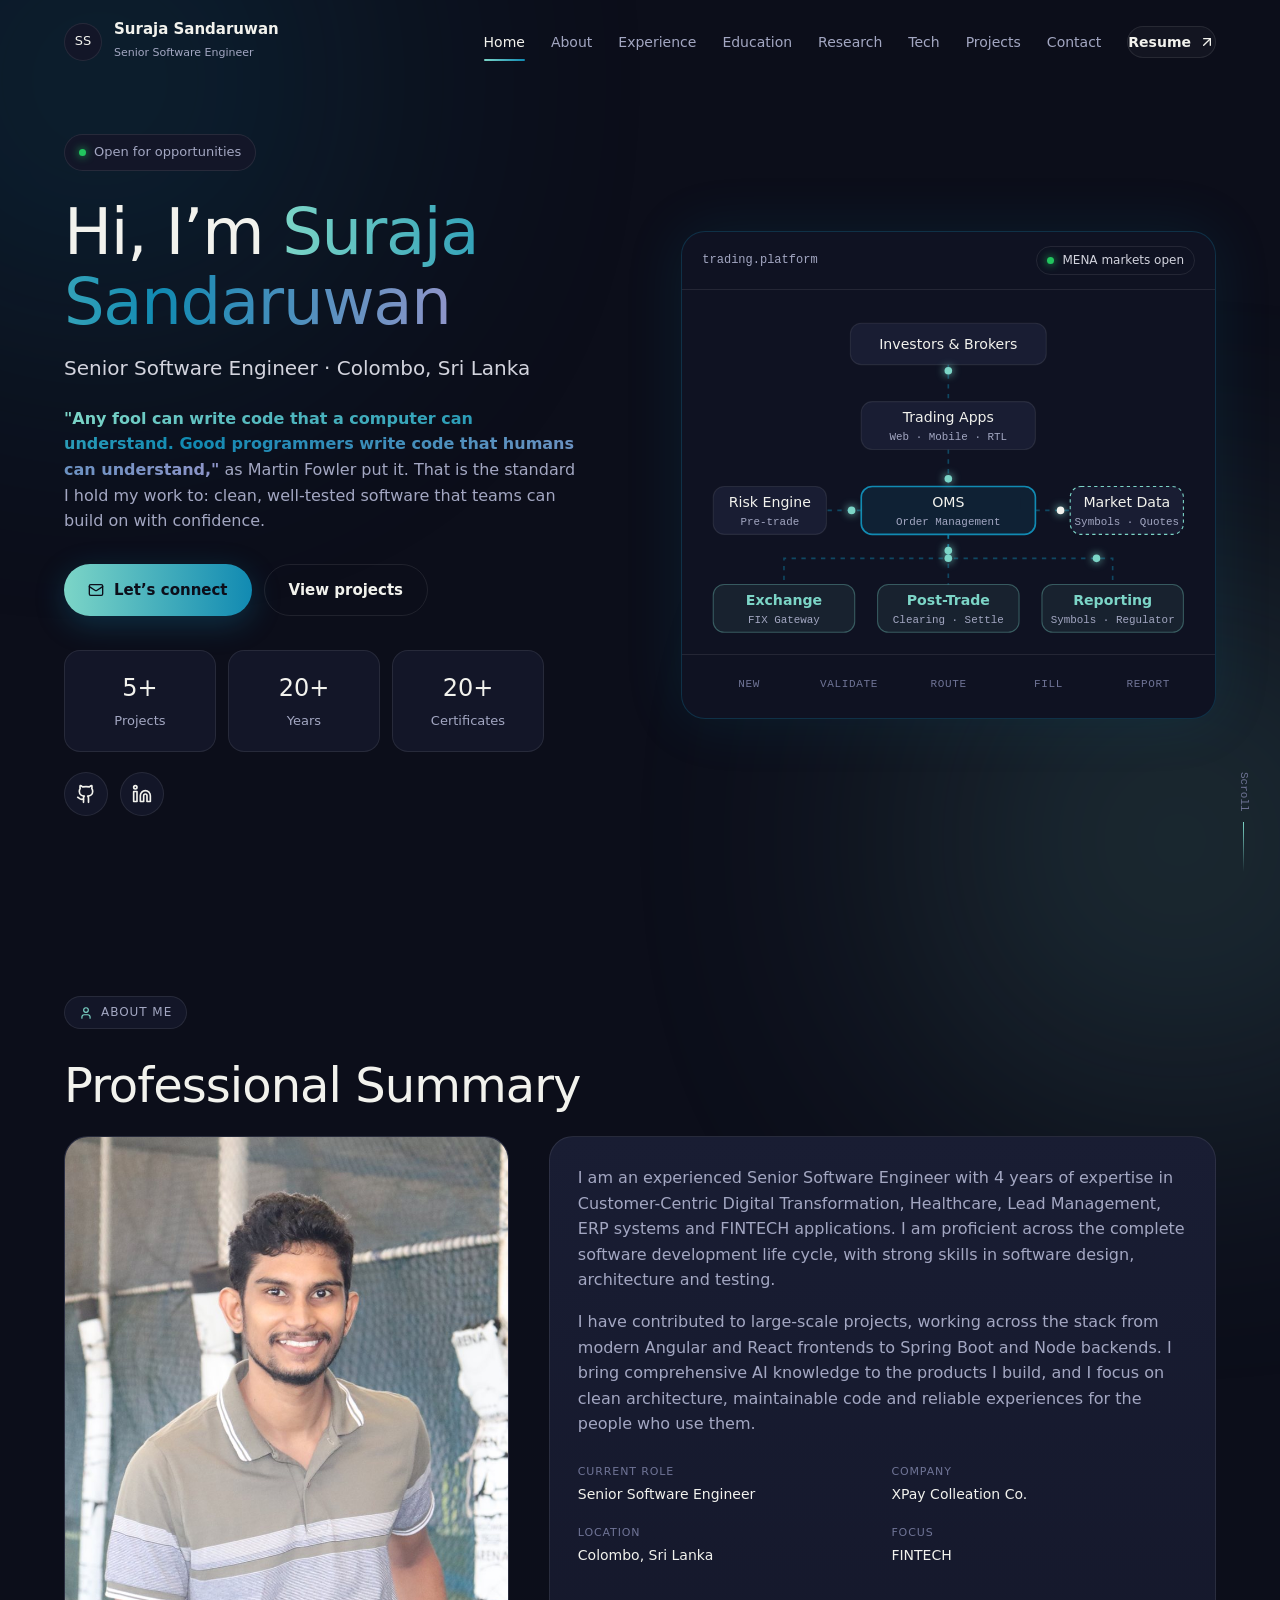
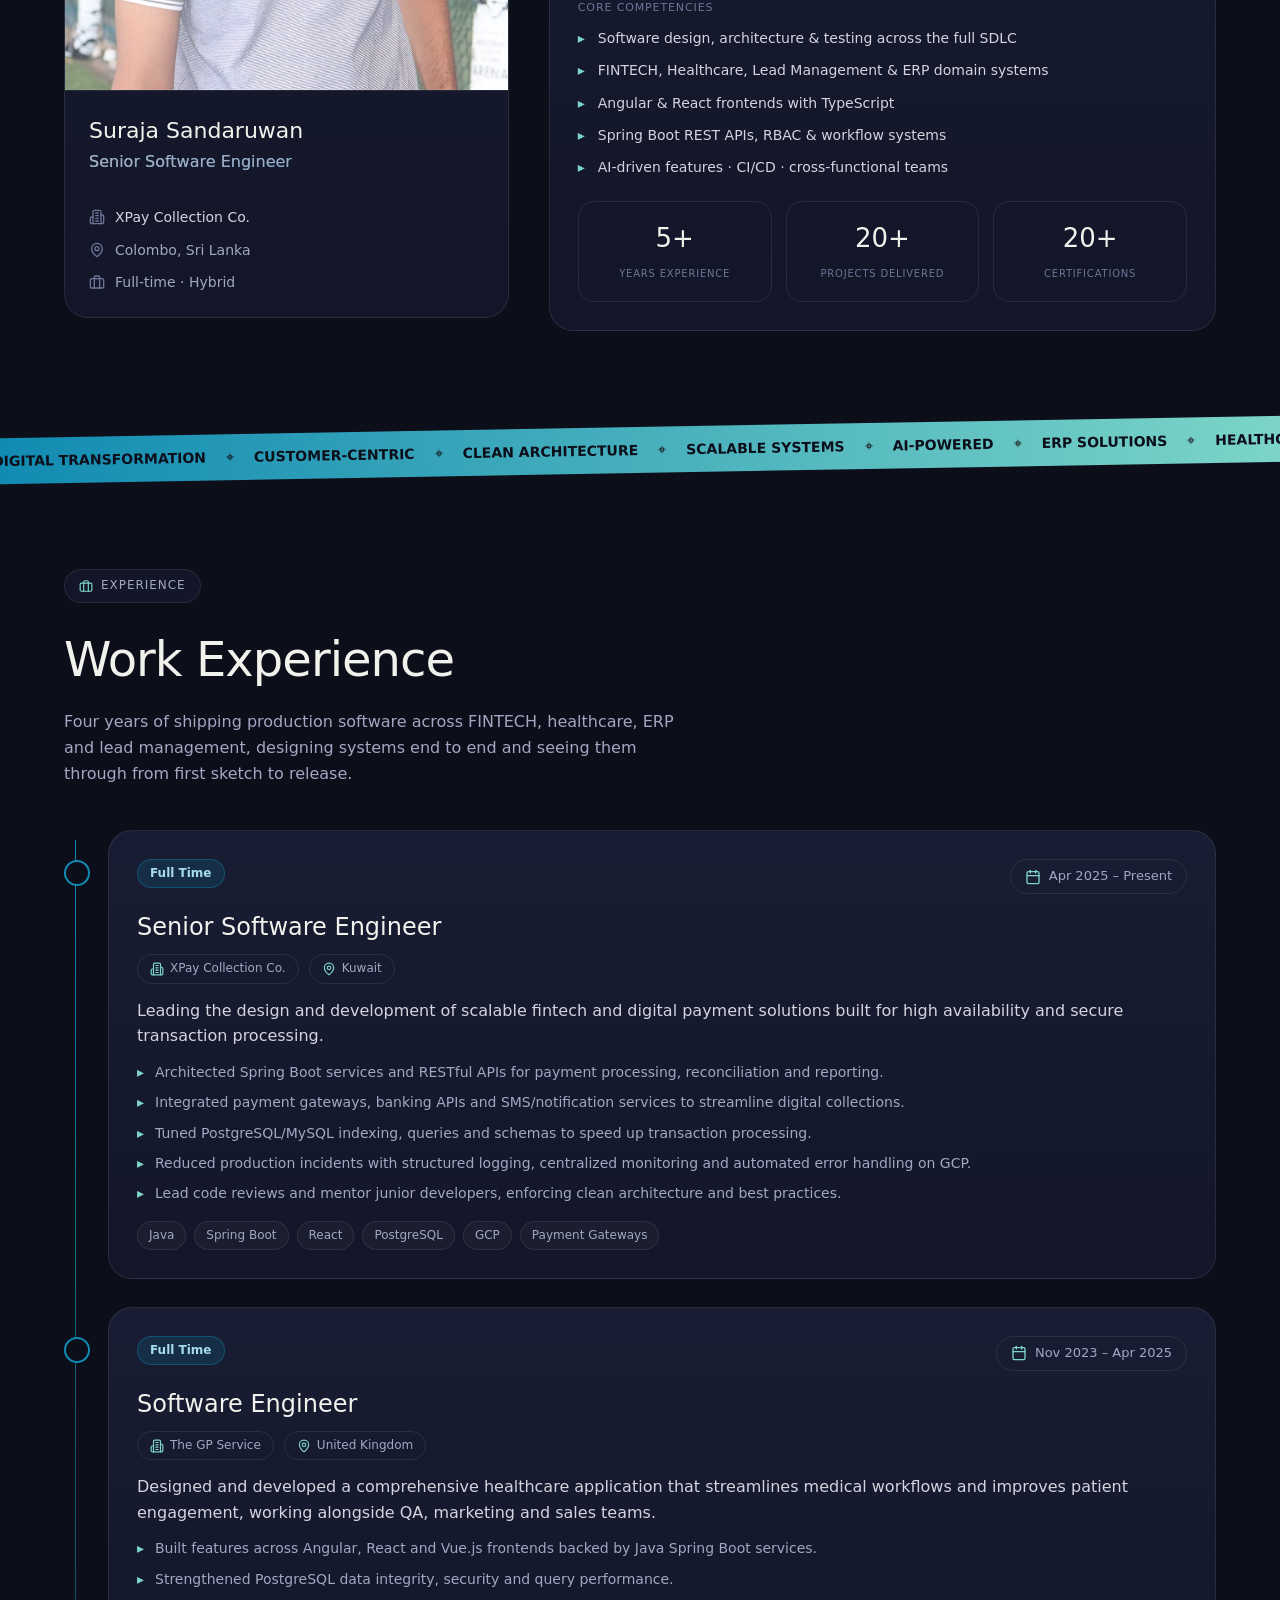
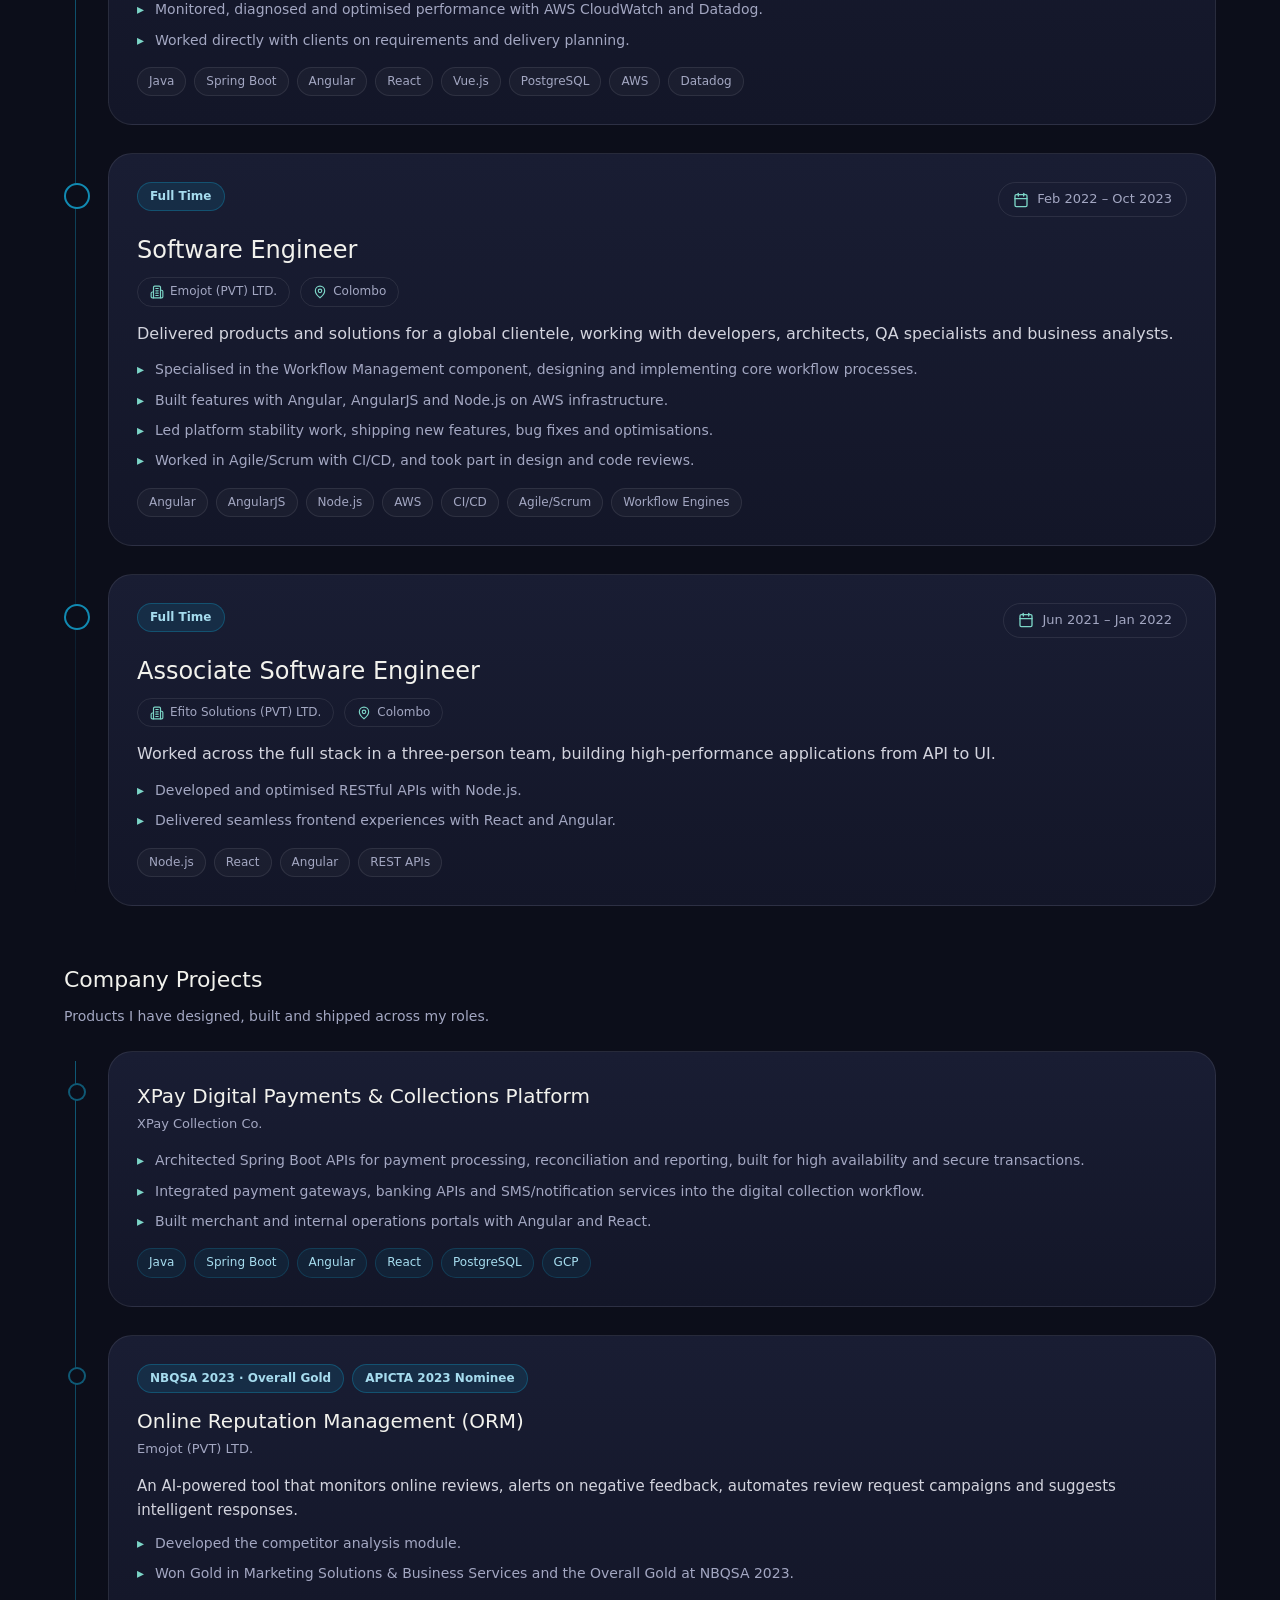
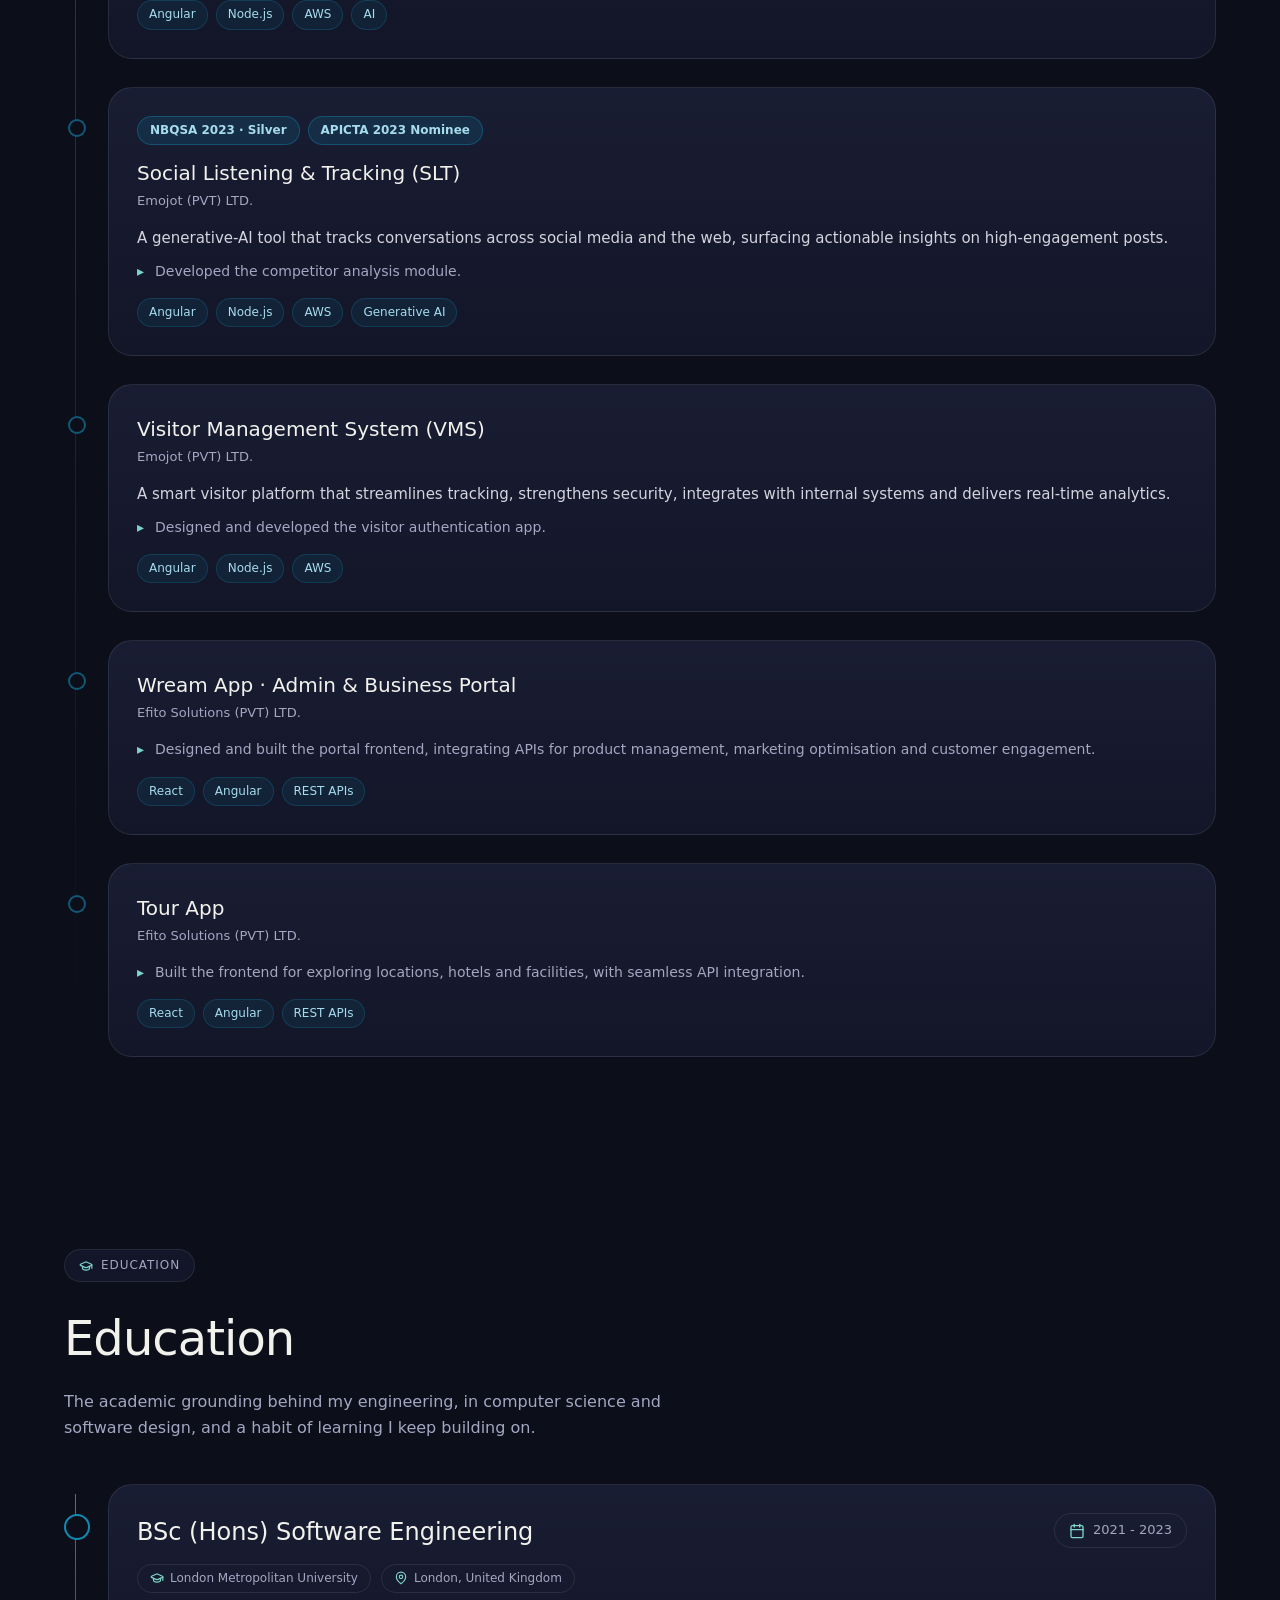
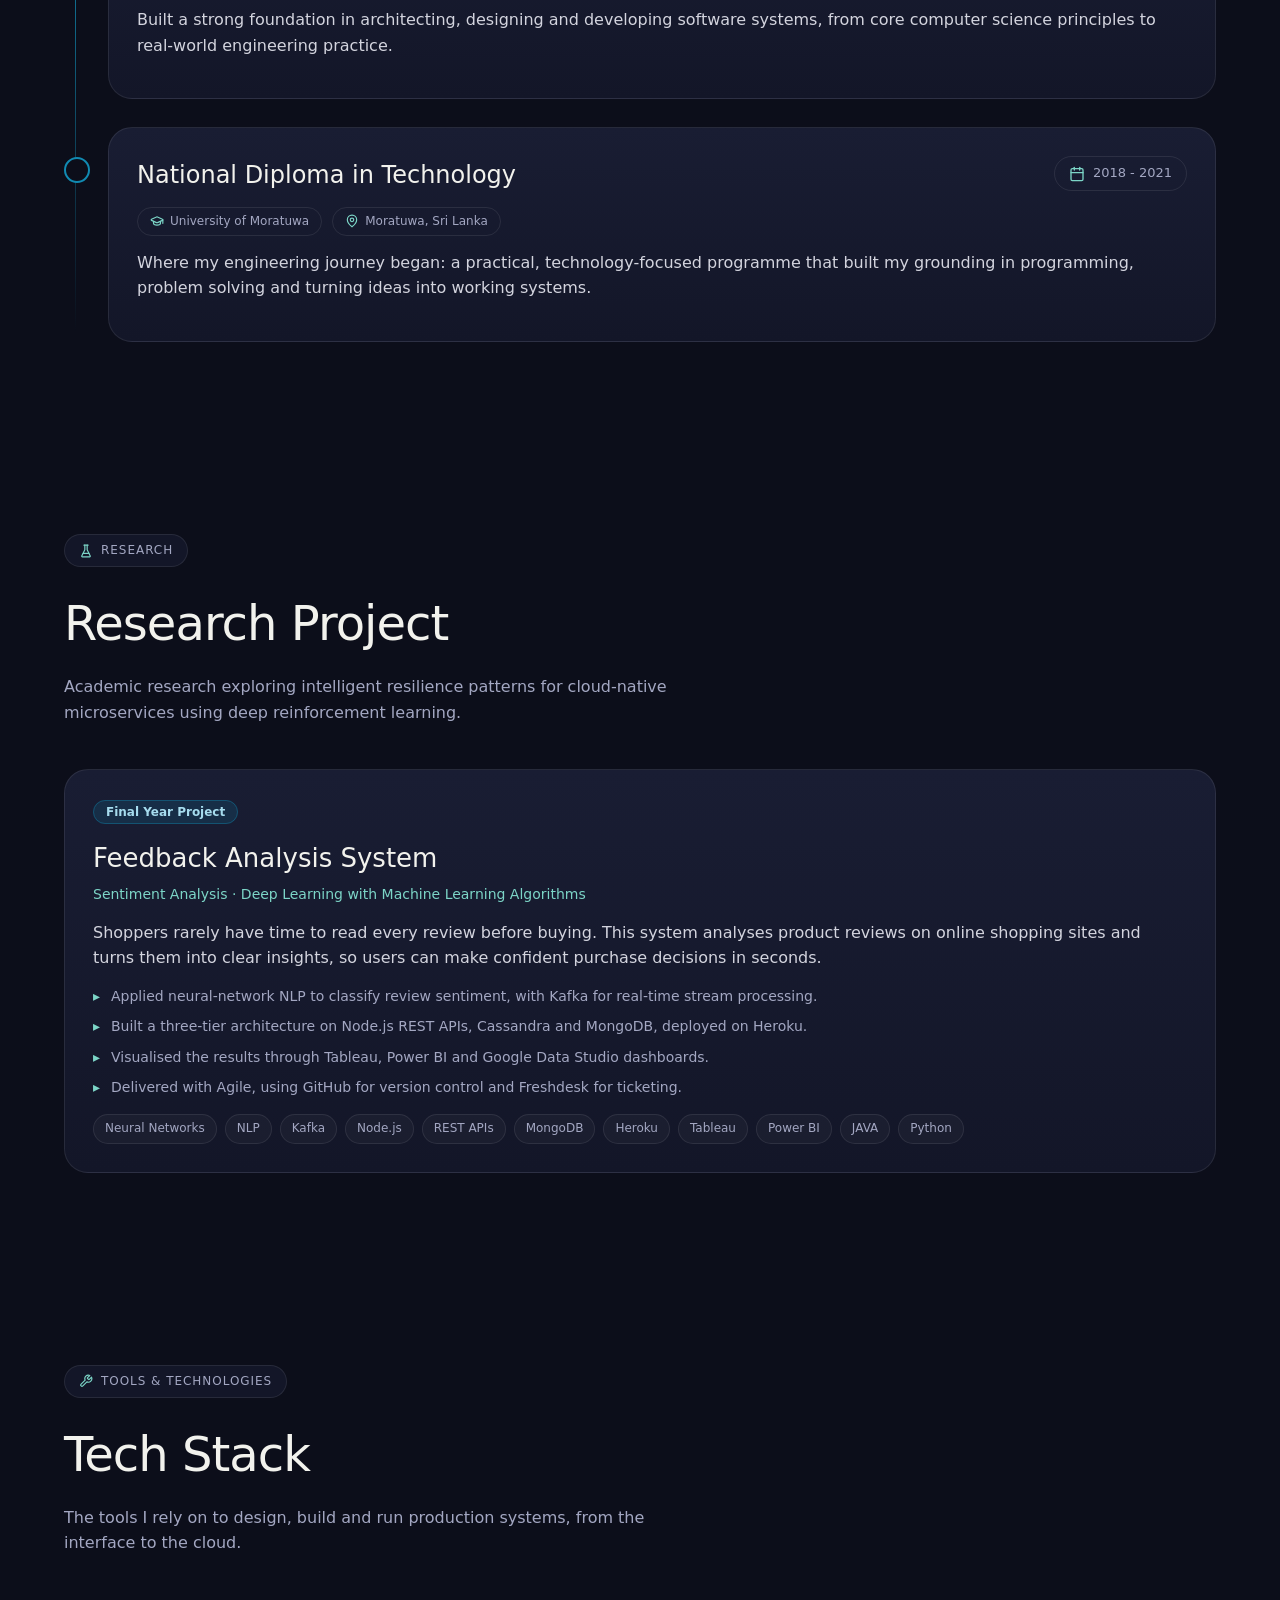
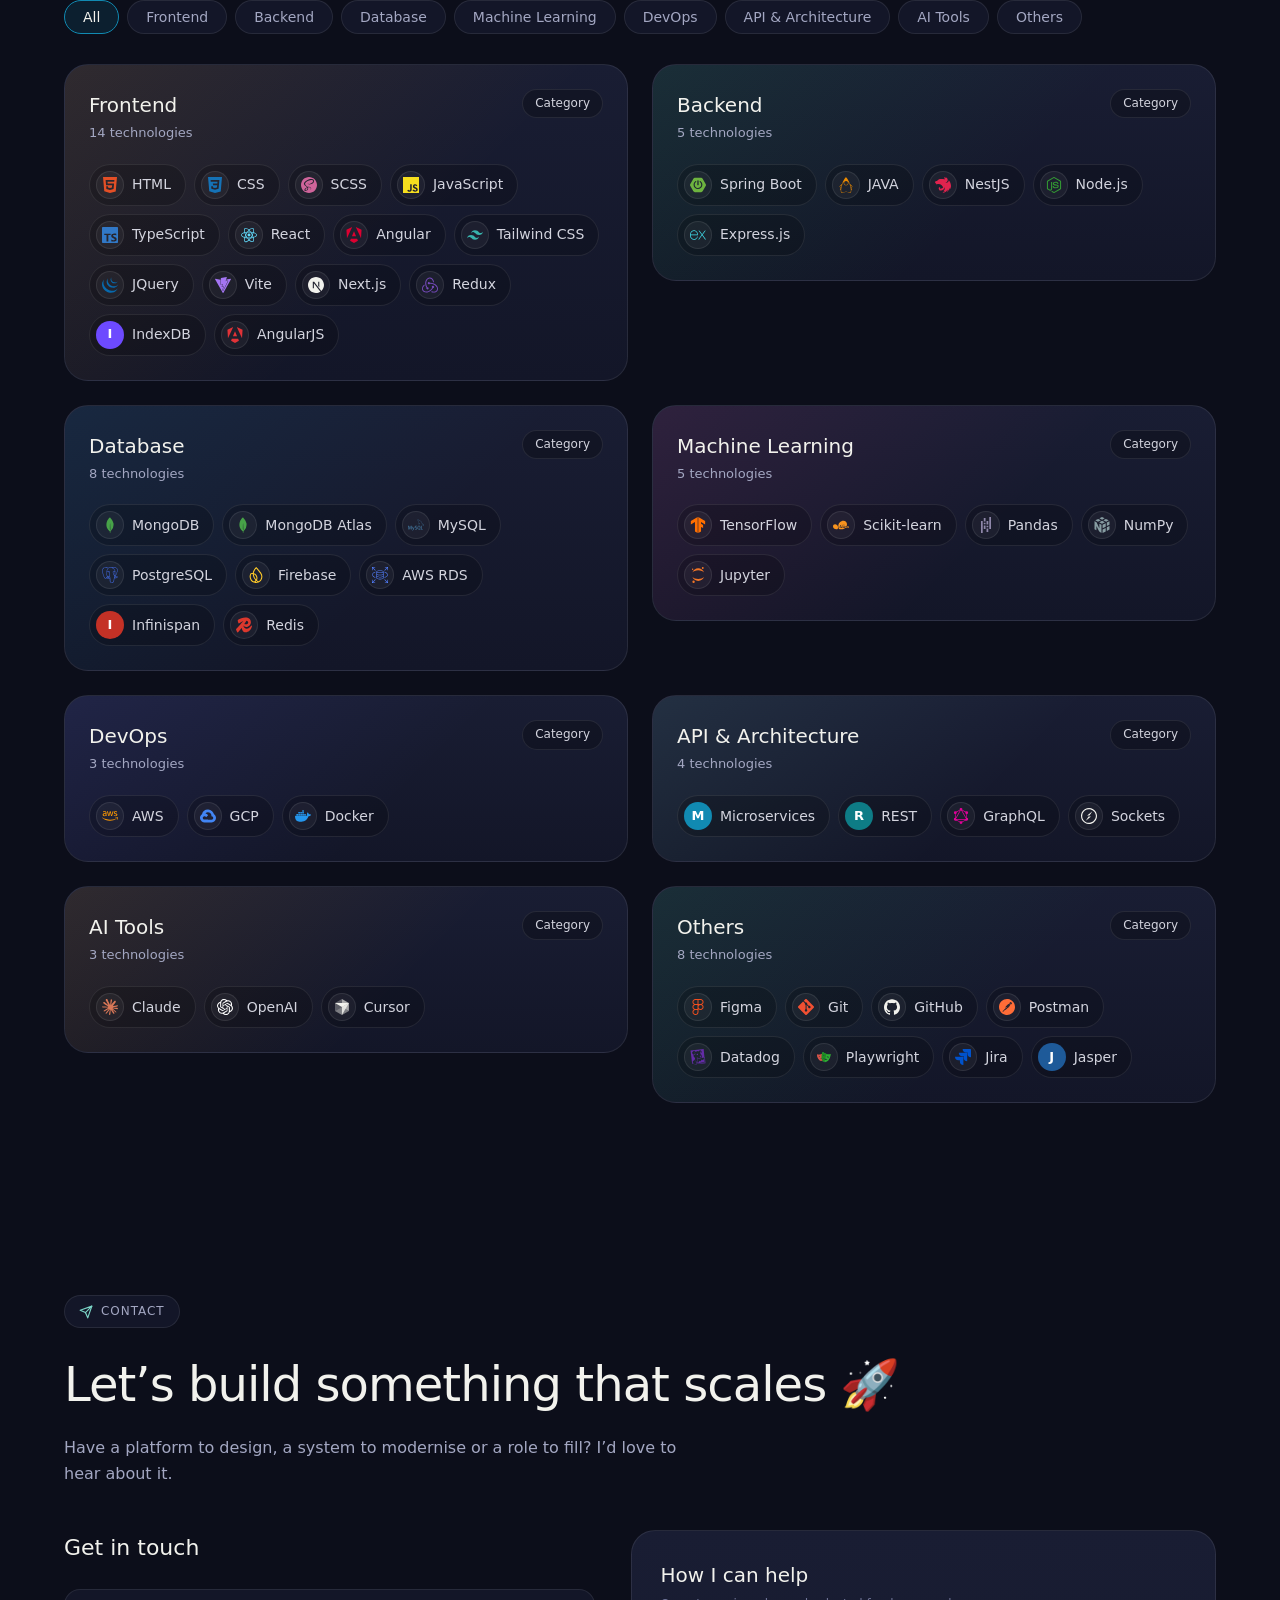
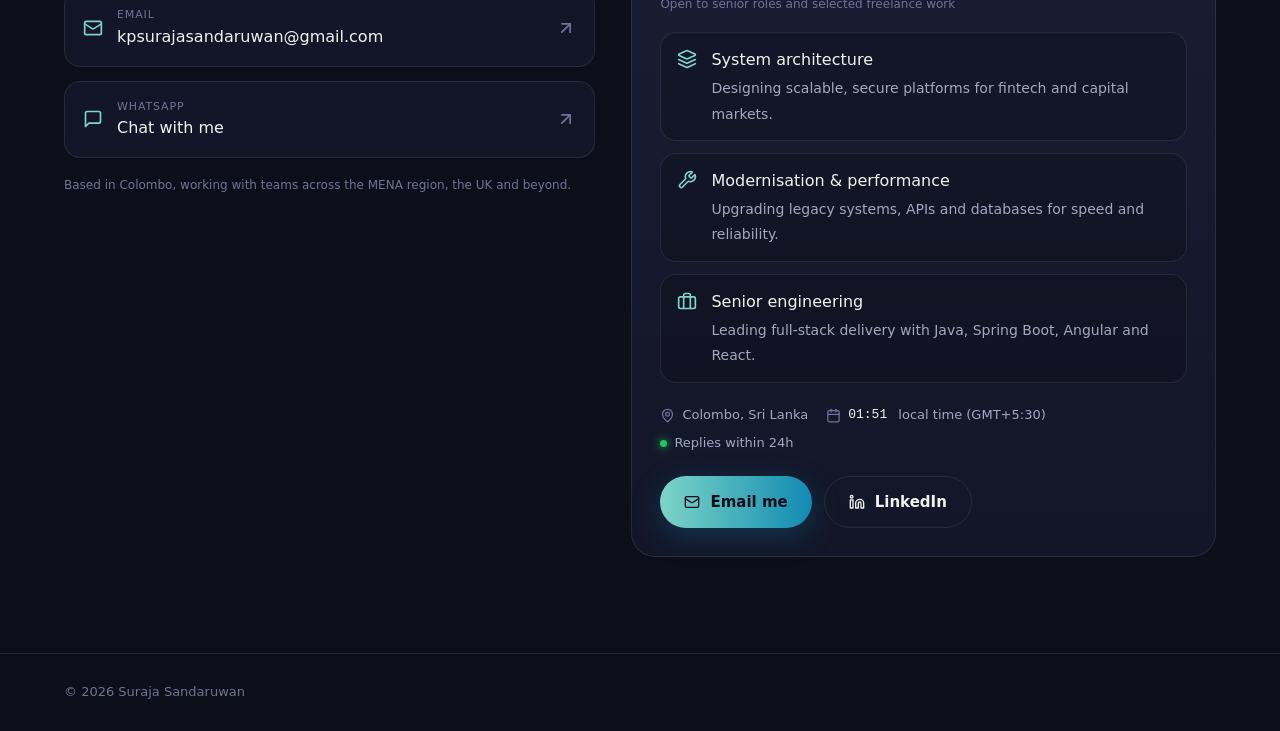
<file: index.html>
<!DOCTYPE html>
<html lang="en">
<head>
    <meta charset="UTF-8">
    <meta name="viewport" content="width=device-width, initial-scale=1.0">
    <title>Suraja Sandaruwan</title>
    <meta name="description" content="Portfolio of Suraja Sandaruwan, Full Stack Developer.">
    <link rel="icon" href="favicon.ico" sizes="any">
    <link rel="icon" href="assets/favicon/favicon.svg" type="image/svg+xml">
    <link rel="icon" href="assets/favicon/favicon-32.png" sizes="32x32" type="image/png">
    <link rel="apple-touch-icon" href="assets/favicon/apple-touch-icon.png">
    <meta name="theme-color" content="#0c0e1a">
    <link rel="stylesheet" href="css/style.css?v=8">
</head>
<body>

<header id="top">
    <div class="wrap">
        <nav>
            <a href="#home" class="brand">
                <div class="logo">SS</div>
                <div><b>Suraja Sandaruwan</b><small>Senior Software Engineer</small></div>
            </a>
            <button class="burger" id="burger" aria-label="Open menu"><i data-icon="menu"></i></button>
            <div class="links" id="links">
                <a href="#home">Home</a><a href="#about">About</a><a href="#experience">Experience</a>
                <a href="#education">Education</a><a href="#research">Research</a><a href="#tech">Tech</a>
                <a href="#projects">Projects</a><a href="#contact">Contact</a>
                <a class="pill" href="resume.html" target="_blank" rel="noopener">Resume <i data-icon="arrow-up-right"></i></a>
            </div>
        </nav>
    </div>
</header>

<main>
    <!-- HERO -->
    <section id="home">
        <div class="wrap hero">
            <div>
                <span class="badge"><i class="dot"></i> Open for opportunities</span>
                <h1>Hi, I’m <span class="grad">Suraja Sandaruwan</span></h1>
                <p class="sub">Senior Software Engineer · Colombo, Sri Lanka</p>
                <p class="quote">
                    <b>"Any fool can write code that a computer can understand. Good programmers write code that humans
                        can understand,"</b>
                    as Martin Fowler put it. That is the standard I hold my work to: clean, well-tested software that
                    teams can build on with confidence.
                </p>
                <div class="cta">
                    <a class="btn primary" href="#contact"><i data-icon="mail"></i> Let’s connect</a>
                    <a class="btn" href="#projects">View projects</a>
                </div>
                <div class="stats">
                    <div class="stat"><b>5+</b><span>Projects</span></div>
                    <div class="stat"><b>20+</b><span>Years</span></div>
                    <div class="stat"><b>20+</b><span>Certificates</span></div>
                </div>
                <div class="social">
                    <a href="https://github.com/KPSSandaruwan" target="_blank" rel="noopener" aria-label="GitHub"><i
                            data-icon="github"></i></a>
                    <a href="https://www.linkedin.com/in/suraja-sandaruwan-58b022196/" target="_blank" rel="noopener"
                       aria-label="LinkedIn"><i data-icon="linkedin"></i></a>
                </div>
            </div>
            <!-- architecture card: capital-markets trading platform (exchange / brokerage systems, MENA) -->
            <div class="arch" aria-label="Capital markets trading platform architecture I build for exchanges and brokers in the MENA region: investor and broker trading apps, order management system, pre-trade risk engine, market data and symbol master, exchange FIX gateway, post-trade clearing and settlement, and regulatory and symbol reporting">
                <div class="arch-head">
                    <span class="mono">trading.platform</span>
                    <span class="arch-status"><i class="dot"></i>MENA markets open</span>
                </div>
                <svg class="arch-map" viewBox="0 0 460 312" role="img" aria-hidden="true">
                    <!-- wires -->
                    <path id="w1" class="wire" d="M230 52 V86"/>
                    <path id="w2" class="wire" d="M230 130 V164"/>
                    <path id="w3" class="wire" d="M310 186 H342"/>
                    <path id="w4" class="wire" d="M150 186 H118"/>
                    <path id="w5" class="wire" d="M230 208 V230 H79 V254"/>
                    <path id="w6" class="wire" d="M230 208 V254"/>
                    <path id="w7" class="wire" d="M230 208 V230 H381 V254"/>

                    <!-- nodes -->
                    <g class="node"><rect x="140" y="14" width="180" height="38" rx="10"/><text x="230" y="38">Investors &amp; Brokers</text></g>
                    <g class="node"><rect x="150" y="86" width="160" height="44" rx="10"/><text x="230" y="105">Trading Apps</text><text class="sub" x="230" y="121">Web · Mobile · RTL</text></g>
                    <g class="node core"><rect x="150" y="164" width="160" height="44" rx="10"/><text x="230" y="183">OMS</text><text class="sub" x="230" y="199">Order Management</text></g>
                    <g class="node ai"><rect x="342" y="164" width="104" height="44" rx="10"/><text x="394" y="183">Market Data</text><text class="sub" x="394" y="199">Symbols · Quotes</text></g>
                    <g class="node"><rect x="14" y="164" width="104" height="44" rx="10"/><text x="66" y="183">Risk Engine</text><text class="sub" x="66" y="199">Pre-trade</text></g>
                    <g class="node domain"><rect x="14" y="254" width="130" height="44" rx="10"/><text x="79" y="273">Exchange</text><text class="sub" x="79" y="289">FIX Gateway</text></g>
                    <g class="node domain"><rect x="165" y="254" width="130" height="44" rx="10"/><text x="230" y="273">Post-Trade</text><text class="sub" x="230" y="289">Clearing · Settle</text></g>
                    <g class="node domain"><rect x="316" y="254" width="130" height="44" rx="10"/><text x="381" y="273">Reporting</text><text class="sub" x="381" y="289">Symbols · Regulator</text></g>

                    <!-- data packets flowing along the wires -->
                    <circle class="packet" r="3.5"><animateMotion dur="1.6s" repeatCount="indefinite" begin="0s"><mpath href="#w1"/></animateMotion></circle>
                    <circle class="packet" r="3.5"><animateMotion dur="1.6s" repeatCount="indefinite" begin="0.6s"><mpath href="#w2"/></animateMotion></circle>
                    <circle class="packet ai" r="3.5"><animateMotion dur="1.2s" repeatCount="indefinite" begin="0.3s" keyPoints="0;1;0" keyTimes="0;0.5;1" calcMode="linear"><mpath href="#w3"/></animateMotion></circle>
                    <circle class="packet" r="3.5"><animateMotion dur="1.2s" repeatCount="indefinite" begin="0.9s" keyPoints="0;1;0" keyTimes="0;0.5;1" calcMode="linear"><mpath href="#w4"/></animateMotion></circle>
                    <circle class="packet" r="3.5"><animateMotion dur="2.2s" repeatCount="indefinite" begin="1.1s"><mpath href="#w5"/></animateMotion></circle>
                    <circle class="packet" r="3.5"><animateMotion dur="1.4s" repeatCount="indefinite" begin="1.4s"><mpath href="#w6"/></animateMotion></circle>
                    <circle class="packet" r="3.5"><animateMotion dur="2.2s" repeatCount="indefinite" begin="1.7s"><mpath href="#w7"/></animateMotion></circle>
                </svg>
                <div class="sdlc mono" aria-label="Order lifecycle">
                    <span>New</span><span>Validate</span><span>Route</span><span>Fill</span><span>Report</span>
                </div>
            </div>
        </div>
        <div class="scroll-ind mono">Scroll</div>
    </section>

    <!-- ABOUT -->
    <section id="about">
        <div class="wrap">
            <span class="eyebrow reveal"><i data-icon="user"></i>About me</span>
            <h2 class="reveal">Professional Summary</h2>
            <div class="about">
                <div class="card profile reveal">
                    <div class="profile-photo">
                        <img src="assets/img/suraja_profile.jpg" alt="Suraja Sandaruwan" width="800" height="1000"
                             loading="lazy">
                    </div>
                    <div class="profile-body">
                        <h3 class="profile-name">Suraja Sandaruwan</h3>
                        <p class="profile-role">Senior Software Engineer</p>
                        <ul class="profile-info">
                            <li><i data-icon="building-2"></i><span>XPay Collection Co.</span></li>
                            <li><i data-icon="map-pin"></i><span>Colombo, Sri Lanka</span></li>
                            <li><i data-icon="briefcase"></i><span>Full-time · Hybrid</span></li>
                        </ul>
                        <!--                        <span class="avail">AVAILABLE</span>-->
                    </div>
                </div>
                <div class="card reveal">
                    <p>I am an experienced Senior Software Engineer with 4 years of expertise in Customer-Centric
                        Digital Transformation, Healthcare, Lead Management, ERP systems and FINTECH applications. I am
                        proficient across the complete software development life cycle, with strong skills in software
                        design, architecture and testing.</p>
                    <p>I have contributed to large-scale projects, working across the stack from modern Angular and
                        React frontends to Spring Boot and Node backends. I bring comprehensive AI knowledge to the
                        products I build, and I focus on clean architecture, maintainable code and reliable experiences
                        for the people who use them.</p>
                    <div class="facts">
                        <div><small>CURRENT ROLE</small><span>Senior Software Engineer</span></div>
                        <div><small>COMPANY</small><span>XPay Colleation Co.</span></div>
                        <div><small>LOCATION</small><span>Colombo, Sri Lanka</span></div>
                        <div><small>FOCUS</small><span>FINTECH</span></div>
                    </div>
                    <small class="label">CORE COMPETENCIES</small>
                    <ul class="comp">
                        <li>Software design, architecture &amp; testing across the full SDLC</li>
                        <li>FINTECH, Healthcare, Lead Management &amp; ERP domain systems</li>
                        <li>Angular &amp; React frontends with TypeScript</li>
                        <li>Spring Boot REST APIs, RBAC &amp; workflow systems</li>
                        <li>AI-driven features · CI/CD · cross-functional teams</li>
                    </ul>
                    <div class="nums">
                        <div><b>5+</b><small>YEARS EXPERIENCE</small></div>
                        <div><b>20+</b><small>PROJECTS DELIVERED</small></div>
                        <div><b>20+</b><small>CERTIFICATIONS</small></div>
                    </div>
                </div>
            </div>
        </div>
    </section>

    <div class="marquee">
        <div class="track" id="track"></div>
    </div>

    <!-- EXPERIENCE -->
    <section id="experience">
        <div class="wrap">
            <span class="eyebrow reveal"><i data-icon="briefcase"></i>Experience</span>
            <h2 class="reveal">Work Experience</h2>
            <p class="lead reveal">Four years of shipping production software across FINTECH, healthcare, ERP and lead
                management, designing systems end to end and seeing them through from first sketch to release.</p>
            <div class="timeline">
                <div class="tl reveal">
                    <div class="card">
                        <div class="row"><span class="tag">Full Time</span><span class="date"><i
                                data-icon="calendar"></i>Apr 2025 – Present</span></div>
                        <h3>Senior Software Engineer</h3>
                        <div class="meta"><span><i data-icon="building-2"></i>XPay Collection Co.</span><span><i
                                data-icon="map-pin"></i>Kuwait</span></div>
                        <p>Leading the design and development of scalable fintech and digital payment solutions built
                            for high availability and secure transaction processing.</p>
                        <ul>
                            <li>Architected Spring Boot services and RESTful APIs for payment processing, reconciliation
                                and reporting.</li>
                            <li>Integrated payment gateways, banking APIs and SMS/notification services to streamline
                                digital collections.</li>
                            <li>Tuned PostgreSQL/MySQL indexing, queries and schemas to speed up transaction processing.</li>
                            <li>Reduced production incidents with structured logging, centralized monitoring and automated
                                error handling on GCP.</li>
                            <li>Lead code reviews and mentor junior developers, enforcing clean architecture and best
                                practices.</li>
                        </ul>
                        <div class="chips">
                            <span>Java</span><span>Spring Boot</span><span>React</span><span>PostgreSQL</span><span>GCP</span><span>Payment Gateways</span>
                        </div>
                    </div>
                </div>
                <div class="tl reveal">
                    <div class="card">
                        <div class="row"><span class="tag">Full Time</span><span class="date"><i
                                data-icon="calendar"></i>Nov 2023 – Apr 2025</span></div>
                        <h3>Software Engineer</h3>
                        <div class="meta"><span><i data-icon="building-2"></i>The GP Service</span><span><i
                                data-icon="map-pin"></i>United Kingdom</span></div>
                        <p>Designed and developed a comprehensive healthcare application that streamlines medical
                            workflows and improves patient engagement, working alongside QA, marketing and sales teams.</p>
                        <ul>
                            <li>Built features across Angular, React and Vue.js frontends backed by Java Spring Boot services.</li>
                            <li>Strengthened PostgreSQL data integrity, security and query performance.</li>
                            <li>Monitored, diagnosed and optimised performance with AWS CloudWatch and Datadog.</li>
                            <li>Worked directly with clients on requirements and delivery planning.</li>
                        </ul>
                        <div class="chips">
                            <span>Java</span><span>Spring Boot</span><span>Angular</span><span>React</span><span>Vue.js</span><span>PostgreSQL</span><span>AWS</span><span>Datadog</span>
                        </div>
                    </div>
                </div>
                <div class="tl reveal">
                    <div class="card">
                        <div class="row"><span class="tag">Full Time</span><span class="date"><i
                                data-icon="calendar"></i>Feb 2022 – Oct 2023</span></div>
                        <h3>Software Engineer</h3>
                        <div class="meta"><span><i data-icon="building-2"></i>Emojot (PVT) LTD.</span><span><i
                                data-icon="map-pin"></i>Colombo</span></div>
                        <p>Delivered products and solutions for a global clientele, working with developers, architects,
                            QA specialists and business analysts.</p>
                        <ul>
                            <li>Specialised in the Workflow Management component, designing and implementing core workflow
                                processes.</li>
                            <li>Built features with Angular, AngularJS and Node.js on AWS infrastructure.</li>
                            <li>Led platform stability work, shipping new features, bug fixes and optimisations.</li>
                            <li>Worked in Agile/Scrum with CI/CD, and took part in design and code reviews.</li>
                        </ul>
                        <div class="chips">
                            <span>Angular</span><span>AngularJS</span><span>Node.js</span><span>AWS</span><span>CI/CD</span><span>Agile/Scrum</span><span>Workflow Engines</span>
                        </div>
                    </div>
                </div>
                <div class="tl reveal">
                    <div class="card">
                        <div class="row"><span class="tag">Full Time</span><span class="date"><i
                                data-icon="calendar"></i>Jun 2021 – Jan 2022</span></div>
                        <h3>Associate Software Engineer</h3>
                        <div class="meta"><span><i data-icon="building-2"></i>Efito Solutions (PVT) LTD.</span><span><i
                                data-icon="map-pin"></i>Colombo</span></div>
                        <p>Worked across the full stack in a three-person team, building high-performance applications
                            from API to UI.</p>
                        <ul>
                            <li>Developed and optimised RESTful APIs with Node.js.</li>
                            <li>Delivered seamless frontend experiences with React and Angular.</li>
                        </ul>
                        <div class="chips">
                            <span>Node.js</span><span>React</span><span>Angular</span><span>REST APIs</span>
                        </div>
                    </div>
                </div>
            </div>
            <h3 class="sub-h reveal">Company Projects</h3>
            <p class="sub-lead reveal">Products I have designed, built and shipped across my roles.</p>
            <div class="timeline timeline-sm">
                <div class="tl reveal">
                    <div class="card proj-card">
                        <h4>XPay Digital Payments &amp; Collections Platform</h4>
                        <small>XPay Collection Co.</small>
                        <ul>
                            <li>Architected Spring Boot APIs for payment processing, reconciliation and reporting, built for
                                high availability and secure transactions.</li>
                            <li>Integrated payment gateways, banking APIs and SMS/notification services into the digital
                                collection workflow.</li>
                            <li>Built merchant and internal operations portals with Angular and React.</li>
                        </ul>
                        <div class="chips accent"><span>Java</span><span>Spring Boot</span><span>Angular</span><span>React</span><span>PostgreSQL</span><span>GCP</span></div>
                    </div>
                </div>
                <div class="tl reveal">
                    <div class="card proj-card">
                        <div class="proj-tags"><span class="tag">NBQSA 2023 · Overall Gold</span><span class="tag">APICTA 2023 Nominee</span></div>
                        <h4>Online Reputation Management (ORM)</h4>
                        <small>Emojot (PVT) LTD.</small>
                        <p>An AI-powered tool that monitors online reviews, alerts on negative feedback, automates review
                            request campaigns and suggests intelligent responses.</p>
                        <ul>
                            <li>Developed the competitor analysis module.</li>
                            <li>Won Gold in Marketing Solutions &amp; Business Services and the Overall Gold at NBQSA 2023.</li>
                        </ul>
                        <div class="chips accent"><span>Angular</span><span>Node.js</span><span>AWS</span><span>AI</span></div>
                    </div>
                </div>
                <div class="tl reveal">
                    <div class="card proj-card">
                        <div class="proj-tags"><span class="tag">NBQSA 2023 · Silver</span><span class="tag">APICTA 2023 Nominee</span></div>
                        <h4>Social Listening &amp; Tracking (SLT)</h4>
                        <small>Emojot (PVT) LTD.</small>
                        <p>A generative-AI tool that tracks conversations across social media and the web, surfacing
                            actionable insights on high-engagement posts.</p>
                        <ul>
                            <li>Developed the competitor analysis module.</li>
                        </ul>
                        <div class="chips accent"><span>Angular</span><span>Node.js</span><span>AWS</span><span>Generative AI</span></div>
                    </div>
                </div>
                <div class="tl reveal">
                    <div class="card proj-card">
                        <h4>Visitor Management System (VMS)</h4>
                        <small>Emojot (PVT) LTD.</small>
                        <p>A smart visitor platform that streamlines tracking, strengthens security, integrates with internal
                            systems and delivers real-time analytics.</p>
                        <ul>
                            <li>Designed and developed the visitor authentication app.</li>
                        </ul>
                        <div class="chips accent"><span>Angular</span><span>Node.js</span><span>AWS</span></div>
                    </div>
                </div>
                <div class="tl reveal">
                    <div class="card proj-card">
                        <h4>Wream App · Admin &amp; Business Portal</h4>
                        <small>Efito Solutions (PVT) LTD.</small>
                        <ul>
                            <li>Designed and built the portal frontend, integrating APIs for product management, marketing
                                optimisation and customer engagement.</li>
                        </ul>
                        <div class="chips accent"><span>React</span><span>Angular</span><span>REST APIs</span></div>
                    </div>
                </div>
                <div class="tl reveal">
                    <div class="card proj-card">
                        <h4>Tour App</h4>
                        <small>Efito Solutions (PVT) LTD.</small>
                        <ul>
                            <li>Built the frontend for exploring locations, hotels and facilities, with seamless API integration.</li>
                        </ul>
                        <div class="chips accent"><span>React</span><span>Angular</span><span>REST APIs</span></div>
                    </div>
                </div>
            </div>
        </div>
    </section>

    <!-- EDUCATION -->
    <section id="education">
        <div class="wrap">
            <span class="eyebrow reveal"><i data-icon="graduation-cap"></i>Education</span>
            <h2 class="reveal">Education</h2>
            <p class="lead reveal">The academic grounding behind my engineering, in computer science and software design,
                and a habit of learning I keep building on.</p>
            <div class="timeline">
                <div class="tl reveal">
                    <div class="card">
                        <div class="row"><h3 class="edu-title">BSc (Hons) Software Engineering</h3><span class="date"><i
                                data-icon="calendar"></i>2021 - 2023</span></div>
                        <div class="meta edu-meta"><span><i
                                data-icon="graduation-cap"></i>London Metropolitan University</span><span><i data-icon="map-pin"></i>London, United Kingdom</span>
                        </div>
                        <p>Built a strong foundation in architecting, designing and developing software systems, from
                            core computer science principles to real-world engineering practice.</p>
                    </div>
                </div>
                <div class="tl reveal">
                    <div class="card">
                        <div class="row"><h3 class="edu-title">National Diploma in Technology</h3><span
                                class="date"><i data-icon="calendar"></i>2018 - 2021</span></div>
                        <div class="meta edu-meta"><span><i data-icon="graduation-cap"></i>University of Moratuwa</span><span><i
                                data-icon="map-pin"></i>Moratuwa, Sri Lanka</span></div>
                        <p>Where my engineering journey began: a practical, technology-focused programme that built my
                            grounding in programming, problem solving and turning ideas into working systems.</p>
                    </div>
                </div>
            </div>
        </div>
    </section>

    <!-- RESEARCH -->
    <section id="research">
        <div class="wrap">
            <span class="eyebrow reveal"><i data-icon="flask-conical"></i>Research</span>
            <h2 class="reveal">Research Project</h2>
            <p class="lead reveal">Academic research exploring intelligent resilience patterns for cloud-native microservices using deep reinforcement learning.</p>
            <div class="card reveal">
                <span class="tag">Final Year Project</span>
                <h3 class="research-title">Feedback Analysis System</h3>
                <p class="research-topic">Sentiment Analysis · Deep Learning with Machine Learning Algorithms</p>
                <p class="research-abstract">Shoppers rarely have time to read every review before buying. This system
                    analyses product reviews on online shopping sites and turns them into clear insights, so users can
                    make confident purchase decisions in seconds.</p>
                <ul class="tl bullets research-points">
                    <li>Applied neural-network NLP to classify review sentiment, with Kafka for real-time stream processing.</li>
                    <li>Built a three-tier architecture on Node.js REST APIs, Cassandra and MongoDB, deployed on Heroku.</li>
                    <li>Visualised the results through Tableau, Power BI and Google Data Studio dashboards.</li>
                    <li>Delivered with Agile, using GitHub for version control and Freshdesk for ticketing.</li>
                </ul>
                <div class="chips">
                    <span>Neural Networks</span><span>NLP</span><span>Kafka</span><span>Node.js</span><span>REST APIs</span><span>MongoDB</span><span>Heroku</span><span>Tableau</span><span>Power BI</span> <span>JAVA</span> <span>Python</span>
                </div>
            </div>
        </div>
    </section>

    <!-- TECH -->
    <section id="tech">
        <div class="wrap">
            <span class="eyebrow reveal"><i data-icon="wrench"></i>Tools &amp; Technologies</span>
            <h2 class="reveal">Tech Stack</h2>
            <p class="lead reveal">The tools I rely on to design, build and run production systems, from the interface
                to the cloud.</p>
            <div class="tabs" id="tabs"></div>
            <div id="techwrap"></div>
        </div>
    </section>

<!--    &lt;!&ndash; PROJECTS &ndash;&gt;-->
<!--    <section id="projects">-->
<!--        <div class="wrap">-->
<!--            <span class="eyebrow reveal"><i data-icon="layers"></i>Selected work</span>-->
<!--            <h2 class="reveal">Projects</h2>-->
<!--            <p class="lead reveal">A few things I’ve built. Click a card to view details.</p>-->
<!--            <div class="projects" id="projgrid"></div>-->
<!--        </div>-->
<!--    </section>-->

    <!-- CONTACT -->
    <section id="contact">
        <div class="wrap">
            <span class="eyebrow reveal"><i data-icon="send"></i>Contact</span>
            <h2 class="reveal">Let’s build something that scales 🚀</h2>
            <p class="lead reveal">Have a platform to design, a system to modernise or a role to fill? I’d love to hear
                about it.</p>
            <div class="contact">
                <div class="reveal">
                    <h3 class="contact-title">Get in touch</h3>
                    <div class="info">
                        <a href="mailto:kpsurajasandaruwan@gmail.com">
                            <i data-icon="mail" class="info-icon"></i>
                            <span><small>EMAIL</small>kpsurajasandaruwan@gmail.com</span>
                            <i data-icon="arrow-up-right" class="info-arrow"></i>
                        </a>
                        <a href="https://wa.me/94774412849?text=Hi%20Suraja%2C%20I%20came%20across%20your%20portfolio%20and%20would%20like%20to%20connect."
                           target="_blank" rel="noopener">
                            <i data-icon="message-square" class="info-icon"></i>
                            <span><small>WHATSAPP</small>Chat with me</span>
                            <i data-icon="arrow-up-right" class="info-arrow"></i>
                        </a>
                    </div>
                    <p class="note note-top">Based in Colombo, working with teams across the MENA region, the UK and beyond.</p>
                </div>
                <div class="card reveal help-card">
                    <h3 class="form-title">How I can help</h3>
                    <p class="note note-bottom">Open to senior roles and selected freelance work</p>
                    <ul class="help-list">
                        <li>
                            <i data-icon="layers"></i>
                            <div><b>System architecture</b><span>Designing scalable, secure platforms for fintech and capital markets.</span></div>
                        </li>
                        <li>
                            <i data-icon="wrench"></i>
                            <div><b>Modernisation &amp; performance</b><span>Upgrading legacy systems, APIs and databases for speed and reliability.</span></div>
                        </li>
                        <li>
                            <i data-icon="briefcase"></i>
                            <div><b>Senior engineering</b><span>Leading full-stack delivery with Java, Spring Boot, Angular and React.</span></div>
                        </li>
                    </ul>
                    <div class="avail-row">
                        <span><i data-icon="map-pin"></i>Colombo, Sri Lanka</span>
                        <span><i data-icon="calendar"></i><b id="localTime" class="mono">--:--</b>&nbsp;local time (GMT+5:30)</span>
                        <span><i class="dot"></i>Replies within 24h</span>
                    </div>
                    <div class="cta">
                        <a class="btn primary" href="mailto:kpsurajasandaruwan@gmail.com?subject=Hello%20Suraja"><i data-icon="mail"></i> Email me</a>
                        <a class="btn" href="https://www.linkedin.com/in/suraja-sandaruwan-58b022196/" target="_blank" rel="noopener"><i data-icon="linkedin"></i> LinkedIn</a>
                    </div>
                </div>
            </div>
        </div>
    </section>
</main>

<footer>
    <div class="wrap foot">
        <span>© <span id="yr"></span> Suraja Sandaruwan</span>
    </div>
</footer>

<!-- floating back-to-top button: appears after scrolling down -->
<button class="to-top-fab" id="toTopFab" data-to-top aria-label="Back to top"><i data-icon="arrow-up"></i></button>

<div class="modal" id="modal">
    <div class="card">
        <button class="x" id="mx" aria-label="Close project details"><i data-icon="x"></i></button>
        <small id="mcat" class="modal-cat"></small>
        <h3 id="mt"></h3>
        <p id="md"></p>
        <div class="chips" id="mc"></div>
        <a class="btn primary" href="#" id="ml" target="_blank" rel="noopener"><i data-icon="github"></i> View on GitHub
            <i data-icon="external-link"></i></a>
    </div>
</div>

<script src="js/icons.js"></script>
<script src="js/tech-icons.js?v=3"></script>
<script src="js/main.js?v=9"></script>
</body>
</html>
</file>
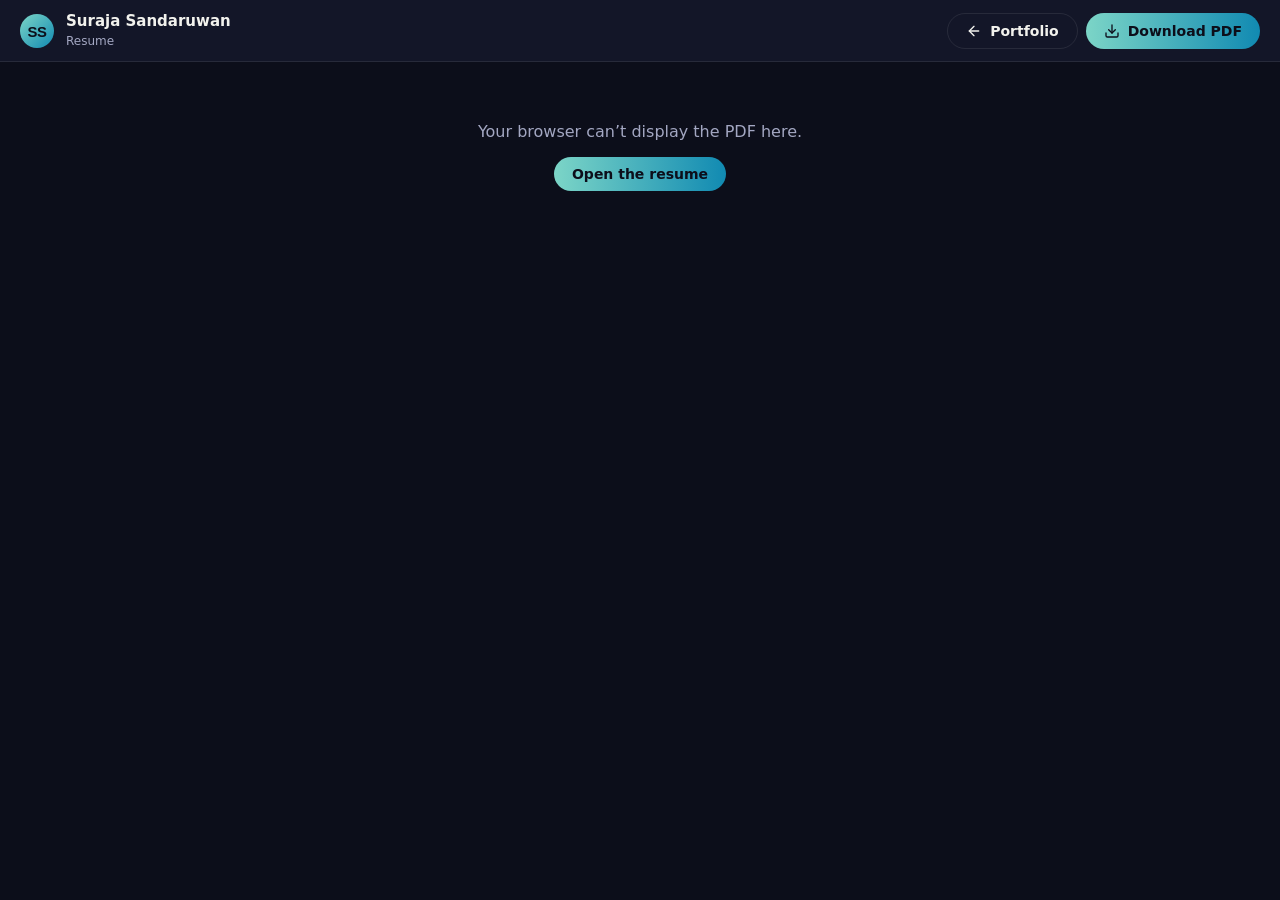
<file: resume.html>
<!DOCTYPE html>
<html lang="en">
<head>
    <meta charset="UTF-8">
    <meta name="viewport" content="width=device-width, initial-scale=1.0">
    <title>Resume · Suraja Sandaruwan</title>
    <meta name="description" content="Resume of Suraja Sandaruwan, Senior Software Engineer.">
    <link rel="icon" href="assets/favicon/favicon.svg" type="image/svg+xml">
    <link rel="icon" href="assets/favicon/favicon-32.png" sizes="32x32" type="image/png">
    <link rel="apple-touch-icon" href="assets/favicon/apple-touch-icon.png">
    <meta name="theme-color" content="#0c0e1a">
    <style>
        :root{--bg:#0c0e1a;--panel:#131628;--line:rgba(242,242,237,.09);--text:#F2F2ED;--muted:#a3a7c2;
              --btn:linear-gradient(90deg,#7CD5C7,#118AB2);--ink:#0c0e1a}
        *{box-sizing:border-box;margin:0;padding:0}
        html,body{height:100%}
        body{display:flex;flex-direction:column;background:var(--bg);color:var(--text);
             font-family:"Inter",system-ui,-apple-system,"Segoe UI",Roboto,sans-serif}
        .bar{display:flex;align-items:center;justify-content:space-between;gap:12px;flex-wrap:wrap;
             padding:12px 20px;padding-top:calc(12px + env(safe-area-inset-top, 0px));
             border-bottom:1px solid var(--line);background:var(--panel)}
        .who{display:flex;align-items:center;gap:12px;color:inherit;text-decoration:none}
        .who img{width:34px;height:34px}
        .who b{display:block;font-size:15px}
        .who small{color:var(--muted);font-size:12px}
        .actions{display:flex;gap:8px;flex-wrap:wrap}
        .btn{display:inline-flex;align-items:center;gap:8px;border-radius:999px;padding:9px 18px;font-size:14px;
             font-weight:600;text-decoration:none;color:var(--text);border:1px solid var(--line);transition:.2s}
        .btn:hover{border-color:rgba(242,242,237,.3)}
        .btn.primary{background:var(--btn);color:var(--ink);border:0}
        .btn svg{width:16px;height:16px}
        .viewer{flex:1;width:100%;border:0;background:#525659}
        .fallback{flex:1;padding:60px 20px;text-align:center;color:var(--muted)}
        [hidden]{display:none!important}
    </style>
</head>
<body>
    <div class="bar">
        <a class="who" href="index.html">
            <img src="assets/favicon/favicon.svg" alt="">
            <div><b>Suraja Sandaruwan</b><small>Resume</small></div>
        </a>
        <div class="actions">
            <a class="btn" href="index.html">
                <svg viewBox="0 0 24 24" fill="none" stroke="currentColor" stroke-width="2" stroke-linecap="round" stroke-linejoin="round" aria-hidden="true"><path d="m12 19-7-7 7-7"/><path d="M19 12H5"/></svg>
                Portfolio
            </a>
            <a class="btn primary" href="assets/resume/Suraja_Sandaruwan_Resume.pdf" download="Suraja_Sandaruwan_Resume.pdf">
                <svg viewBox="0 0 24 24" fill="none" stroke="currentColor" stroke-width="2" stroke-linecap="round" stroke-linejoin="round" aria-hidden="true"><path d="M21 15v4a2 2 0 0 1-2 2H5a2 2 0 0 1-2-2v-4"/><path d="m7 10 5 5 5-5"/><path d="M12 15V3"/></svg>
                Download PDF
            </a>
        </div>
    </div>
    <iframe class="viewer" id="viewer" src="assets/resume/Suraja_Sandaruwan_Resume.pdf#view=FitH" title="Suraja Sandaruwan resume (PDF)">
    </iframe>
    <div class="fallback" id="fallback" hidden>
        <p>Your browser can’t display the PDF here.</p>
        <p style="margin-top:16px"><a class="btn primary" href="assets/resume/Suraja_Sandaruwan_Resume.pdf">Open the resume</a></p>
    </div>
    <script>
        // phones (e.g. Android Chrome) can't show PDFs inside a page: offer a direct link instead
        if (navigator.pdfViewerEnabled === false) {
            document.getElementById("viewer").remove();
            document.getElementById("fallback").hidden = false;
        }
    </script>
</body>
</html>
</file>
<file: css/style.css>
:root{
    /* palette: colorhunt.co/palette/464b71118ab27cd5c7f2f2ed */
    --indigo:#464B71; --ocean:#118AB2; --mint:#7CD5C7; --ivory:#F2F2ED;

    /* surfaces (deep shades of --indigo) */
    --bg:#0c0e1a; --panel:#131628; --panel2:#191d33; --line:rgba(242,242,237,.09);
    --term:#0f1222; --field:#0a0c17;
    /* text (--ivory and indigo-tinted greys) */
    --text:var(--ivory); --soft:#d3d4de; --code:#e4e5ea; --muted:#a3a7c2; --dim:#6f7496;
    --ink:#0c0e1a; /* dark text on bright buttons */
    /* accents */
    --c1:var(--mint);
    --c2:var(--ocean);
    --c3:var(--indigo);
    --c2-rgb:17,138,178;    /* --ocean as rgb, for translucent glows/borders */
    --c2-light:#a6dcee;
    --grad:linear-gradient(90deg,#7CD5C7,#118AB2,#8f95c9);
    --btn:linear-gradient(90deg,#7CD5C7,#118AB2);
    /* overlays */
    --overlay:12,14,26;     /* --bg as rgb */
}
*{box-sizing:border-box;margin:0;padding:0}
html{scroll-behavior:smooth;scroll-padding-top:80px}
body{background:var(--bg);color:var(--text);font-family:"Inter",system-ui,-apple-system,"Segoe UI",Roboto,sans-serif;line-height:1.6;overflow-x:hidden}
a{color:inherit;text-decoration:none}
.wrap{max-width:1200px;margin:0 auto;padding:0 24px}
.mono{font-family:"JetBrains Mono","Fira Code",ui-monospace,Menlo,monospace}
/* icons (js/icons.js) — 16px by default, like the reference's h-4 w-4 */
.icon{width:16px;height:16px;flex-shrink:0;display:inline-block;vertical-align:middle}
/* ambient glow */
body::before,body::after{content:"";position:fixed;width:520px;height:520px;border-radius:50%;filter:blur(140px);opacity:.18;z-index:0;pointer-events:none}
body::before{top:-180px;left:-160px;background:var(--c2)}
body::after{bottom:-200px;right:-160px;background:var(--c1)}
main,header,footer{position:relative;z-index:1}

/* header */
header{position:fixed;top:0;left:0;right:0;z-index:50;padding:20px 0;transition:.3s}
header.scrolled{background:rgba(var(--overlay),.72);backdrop-filter:blur(14px);border-bottom:1px solid var(--line);padding:12px 0}
nav{display:flex;justify-content:space-between;align-items:center}
.brand{display:flex;align-items:center;gap:12px}
.logo{width:38px;height:38px;border-radius:50%;border:1px solid var(--line);display:grid;place-items:center;font-size:13px;background:var(--panel)}
.brand b{display:block;font-size:15px;line-height:1.2}
.brand small{color:var(--muted);font-size:11px}
.links{display:flex;align-items:center;gap:26px;font-size:14px}
.links a{color:var(--muted);transition:.2s;position:relative;padding:4px 0}
.links a:hover,.links a.active{color:var(--text)}
.links a.active::after{content:"";position:absolute;left:0;right:0;bottom:-4px;height:2px;border-radius:2px;background:var(--btn)}
.pill{border:1px solid var(--line);border-radius:999px;padding:9px 18px;font-weight:600;font-size:14px;background:rgba(255,255,255,.03);transition:.2s;display:inline-flex;align-items:center;gap:8px}
.pill:hover{border-color:rgba(255,255,255,.3);background:rgba(255,255,255,.07)}
.links a.pill{color:var(--text)}
.burger{display:none;place-items:center;background:none;border:1px solid var(--line);color:var(--text);border-radius:10px;width:40px;height:40px;cursor:pointer}
.burger .icon{width:22px;height:22px}

/* hero */
#home{min-height:100vh;display:flex;align-items:center;padding:130px 0 80px}
.hero{display:grid;grid-template-columns:1.05fr 1fr;gap:56px;align-items:center}
.badge{display:inline-flex;align-items:center;gap:8px;border:1px solid var(--line);background:var(--panel);border-radius:999px;padding:7px 14px;font-size:13px;color:var(--muted)}
.dot{width:7px;height:7px;border-radius:50%;background:#22c55e;box-shadow:0 0 8px #22c55e}
h1{font-size:clamp(38px,5.4vw,64px);font-weight:300;letter-spacing:-.02em;line-height:1.1;margin:26px 0 14px}
.grad{background:var(--grad);-webkit-background-clip:text;background-clip:text;color:transparent}
.sub{font-size:20px;color:var(--soft);font-weight:300}
.quote{color:var(--muted);margin:22px 0 30px;max-width:520px}
.quote b{background:var(--grad);-webkit-background-clip:text;background-clip:text;color:transparent}
.cta{display:flex;gap:12px;flex-wrap:wrap}
.btn{border-radius:999px;padding:13px 24px;font-weight:600;font-size:15px;display:inline-flex;align-items:center;gap:10px;border:1px solid var(--line);transition:.25s;cursor:pointer;color:var(--text);background:transparent;font-family:inherit}
.btn.primary{background:var(--btn);border:0;color:var(--ink);box-shadow:0 8px 30px rgba(var(--c2-rgb),.28)}
.btn:hover{transform:translateY(-2px)}
.stats{display:grid;grid-template-columns:repeat(3,1fr);gap:12px;margin-top:34px;max-width:480px}
.stat{border:1px solid var(--line);border-radius:16px;padding:18px 10px;text-align:center;background:var(--panel)}
.stat b{display:block;font-size:24px;font-weight:300}
.stat span{font-size:13px;color:var(--muted)}
.social{display:flex;gap:12px;margin-top:20px}
.social a{width:44px;height:44px;border-radius:50%;border:1px solid var(--line);display:grid;place-items:center;background:var(--panel);transition:.2s;font-size:13px;font-weight:700}
.social a:hover{border-color:var(--c1);color:var(--c1)}
.social .icon{width:20px;height:20px}
.term{border:1px solid rgba(var(--c2-rgb),.25);border-radius:24px;background:var(--term);box-shadow:0 0 60px rgba(var(--c2-rgb),.12);overflow:hidden}
.term-bar{display:flex;align-items:center;gap:8px;padding:16px 20px;border-bottom:1px solid var(--line)}
.term-bar i{width:12px;height:12px;border-radius:50%}
.term-bar span{margin-left:auto;font-size:12px;color:var(--muted)}
.term-bar .red{background:#ef4444}
.term-bar .yellow{background:#eab308}
.term-bar .green{background:#22c55e}
.term pre{padding:24px;font-size:14px;line-height:1.75;overflow-x:auto;color:var(--code)}
.k{color:#9ea3d6}.s{color:#e8d6a4}.b{color:#4fb6da}.g{color:var(--mint)}.p{color:var(--code)}
/* hero architecture card */
.arch{border:1px solid rgba(var(--c2-rgb),.25);border-radius:24px;background:var(--term);box-shadow:0 0 60px rgba(var(--c2-rgb),.12);overflow:hidden}
.arch-head{display:flex;justify-content:space-between;align-items:center;gap:12px;padding:14px 20px;border-bottom:1px solid var(--line);font-size:12px;color:var(--muted)}
.arch-status{display:inline-flex;align-items:center;gap:8px;font-size:12px;color:var(--soft);border:1px solid var(--line);border-radius:999px;padding:4px 10px}
.arch-map{display:block;width:100%;height:auto;padding:18px 16px 6px}
.arch .wire{fill:none;stroke:rgba(var(--c2-rgb),.45);stroke-width:1.5;stroke-dasharray:4 5;animation:wire 1.2s linear infinite}
@keyframes wire{to{stroke-dashoffset:-18}}
.arch .node rect{fill:var(--panel2);stroke:var(--line);stroke-width:1}
.arch .node text{fill:var(--text);font-size:13px;text-anchor:middle;font-family:inherit}
.arch .node text.sub{fill:var(--muted);font-size:10px;font-family:"JetBrains Mono","Fira Code",ui-monospace,Menlo,monospace}
.arch .node.core rect{stroke:var(--ocean);stroke-width:1.5;fill:rgba(var(--c2-rgb),.12)}
.arch .node.ai rect{stroke:var(--mint);stroke-dasharray:3 3}
.arch .node.domain rect{fill:rgba(124,213,199,.08);stroke:rgba(124,213,199,.35)}
.arch .node.domain text{fill:var(--mint);font-weight:600}
.arch .node.domain text.sub{fill:var(--muted);font-weight:400}
.arch .packet{fill:var(--mint);filter:drop-shadow(0 0 4px var(--mint))}
.arch .packet.ai{fill:var(--ivory)}
.sdlc{display:flex;justify-content:space-between;gap:6px;padding:14px 20px 18px;border-top:1px solid var(--line);font-size:11px;letter-spacing:.06em;text-transform:uppercase}
.sdlc span{flex:1;text-align:center;padding:6px 0;border-radius:999px;color:var(--dim);border:1px solid transparent;animation:sdlc 5s infinite}
.sdlc span:nth-child(2){animation-delay:1s}
.sdlc span:nth-child(3){animation-delay:2s}
.sdlc span:nth-child(4){animation-delay:3s}
.sdlc span:nth-child(5){animation-delay:4s}
@keyframes sdlc{0%,18%{color:var(--ink);background:var(--btn);border-color:transparent}22%,100%{color:var(--dim);background:transparent}}
.scroll-ind{position:absolute;right:28px;bottom:28px;writing-mode:vertical-rl;font-size:11px;color:var(--dim);display:flex;align-items:center;gap:10px}
.scroll-ind::after{content:"";width:1px;height:50px;background:linear-gradient(var(--c1),transparent)}

/* sections */
section{padding:96px 0;position:relative}
.eyebrow{display:inline-flex;gap:8px;align-items:center;font-size:12px;letter-spacing:.08em;text-transform:uppercase;border:1px solid var(--line);border-radius:999px;padding:6px 14px;color:var(--muted);background:var(--panel)}
.eyebrow .icon{width:14px;height:14px;color:var(--c1)}
h2{font-size:clamp(32px,4vw,48px);font-weight:300;letter-spacing:-.02em;margin:18px 0 12px}
.lead{color:var(--muted);max-width:620px;margin-bottom:44px}
.reveal{opacity:0;transform:translateY(24px);transition:opacity .7s,transform .7s}
.reveal.in{opacity:1;transform:none}

/* about */
.about{display:grid;grid-template-columns:.8fr 1.2fr;gap:40px;align-items:start}
.card{border:1px solid var(--line);border-radius:24px;background:linear-gradient(180deg,var(--panel2),var(--panel));padding:28px}
/* profile card: photo on top, details below (same layout as the reference) */
.card.profile{padding:0;overflow:hidden}
.profile-photo{aspect-ratio:4/5;overflow:hidden;background:var(--panel)}
.profile-photo img{display:block;width:100%;height:100%;object-fit:cover;object-position:top}
.profile-body{padding:22px 24px 24px;border-top:1px solid var(--line)}
.profile-name{font-weight:400;font-size:22px}
.profile-role{display:inline-block;font-weight:500;background:var(--btn);-webkit-background-clip:text;background-clip:text;color:transparent}
.profile-work{margin-top:14px;font-size:14px}
.profile-work span{color:var(--muted)}
.profile-info{list-style:none;display:grid;gap:10px;margin-top:16px;font-size:14px}
.profile-info li{display:flex;align-items:center;gap:10px;color:var(--soft)}
.profile-info li + li{color:var(--muted)}
.profile-info .icon{color:var(--dim)}
.label{color:var(--dim);letter-spacing:.08em;font-size:11px}
.avail{display:inline-block;font-size:11px;letter-spacing:.08em;color:#22c55e;border:1px solid rgba(34,197,94,.35);border-radius:999px;padding:3px 10px;margin-top:12px}
.facts{display:grid;grid-template-columns:1fr 1fr;gap:18px;margin:26px 0}
.facts small{display:block;color:var(--dim);font-size:11px;letter-spacing:.08em}
.facts span{font-size:14px}
.about p{color:var(--muted);margin-bottom:16px}
.comp{list-style:none;display:grid;gap:10px;margin-top:8px}
.comp li{color:var(--soft);font-size:14px;padding-left:20px;position:relative}
.comp li::before{content:"▸";position:absolute;left:0;color:var(--c1)}
.nums{display:grid;grid-template-columns:repeat(3,1fr);gap:14px;margin-top:22px}
.nums div{border:1px solid var(--line);border-radius:16px;padding:16px;text-align:center}
.nums b{font-size:26px;font-weight:300;display:block}
.nums small{font-size:10px;letter-spacing:.08em;color:var(--dim)}

/* marquee */
/* bright tilted band with dark text + star separators (as on the reference) */
.marquee{overflow:hidden;padding:12px 0;margin:0 -8px;transform:rotate(-1deg);background:linear-gradient(90deg,var(--ocean),var(--mint))}
.track{display:flex;align-items:center;gap:16px;width:max-content;animation:slide 40s linear infinite}
.track span{font-size:14px;font-weight:800;text-transform:uppercase;color:var(--ink);white-space:nowrap}
.track img{width:16px;height:16px}
@keyframes slide{to{transform:translateX(-50%)}}

/* timeline */
.timeline{position:relative;padding-left:44px;display:grid;gap:28px}
.timeline::before{content:"";position:absolute;left:11px;top:10px;bottom:10px;width:1px;background:linear-gradient(var(--c2),transparent)}
.tl{position:relative}
.tl::before{content:"";position:absolute;left:-44px;top:30px;width:22px;height:22px;border-radius:50%;background:var(--bg);border:2px solid var(--c2)}
.tl .card{transition:.3s}
.tl .card:hover{border-color:rgba(var(--c2-rgb),.4);transform:translateY(-3px)}
.row{display:flex;justify-content:space-between;align-items:flex-start;gap:12px;flex-wrap:wrap}
.tag{font-size:12px;font-weight:600;padding:4px 12px;border-radius:999px;background:rgba(var(--c2-rgb),.16);border:1px solid rgba(var(--c2-rgb),.4);color:var(--c2-light)}
.date{display:inline-flex;align-items:center;gap:8px;font-size:13px;color:var(--muted);border:1px solid var(--line);border-radius:999px;padding:6px 14px}
.date .icon{color:var(--c1)}
.tl h3{font-size:24px;font-weight:400;margin:14px 0 8px}
.meta{display:flex;gap:10px;flex-wrap:wrap;margin-bottom:14px}
.meta span{display:inline-flex;align-items:center;gap:6px;font-size:12px;border:1px solid var(--line);border-radius:999px;padding:4px 12px;color:var(--muted)}
.meta .icon{width:14px;height:14px;color:var(--c1)}
.tl p{color:var(--soft);margin-bottom:12px}
.tl ul{list-style:none;display:grid;gap:8px;margin-bottom:16px}
.tl li{font-size:14px;color:var(--muted);padding-left:18px;position:relative}
.tl li::before{content:"▸";position:absolute;left:0;color:var(--c1)}
.tl .edu-title{margin:0}
.meta.edu-meta{margin-top:12px}
.bullets{display:grid;gap:8px;list-style:none}
.tl.bullets::before{content:none}  /* a bullet list reusing .tl styles is not a timeline item: no dot */
.chips{display:flex;gap:8px;flex-wrap:wrap}
.chips span{font-size:12px;padding:4px 11px;border-radius:999px;border:1px solid var(--line);background:rgba(255,255,255,.03);color:var(--muted)}
.sub-h{font-size:22px;font-weight:300;margin:56px 0 18px}
/* company projects: a second, lighter timeline (as on the reference) */
.sub-h + .sub-lead{margin:-10px 0 24px;font-size:14px;color:var(--muted)}
.timeline-sm::before{opacity:.6}
.timeline-sm .tl::before{left:-40px;top:32px;width:14px;height:14px;border-color:rgba(var(--c2-rgb),.6)}
.proj-card h4{font-size:20px;font-weight:300;color:var(--text)}
.proj-card > small{display:block;font-size:13px;color:var(--muted);margin:2px 0 14px}
.proj-tags{display:flex;flex-wrap:wrap;gap:8px;margin-bottom:12px}
.proj-card > p{color:var(--soft);font-size:15px;margin-bottom:10px}
.chips.accent span{background:rgba(var(--c2-rgb),.1);border-color:rgba(var(--c2-rgb),.25);color:var(--c2-light)}
.grid2{display:grid;grid-template-columns:repeat(2,1fr);gap:20px}
.grid2 .card h4{font-size:20px;font-weight:400;margin-bottom:4px}
.grid2 .card small{color:var(--muted);display:block;margin-bottom:12px}

/* research */
.research-title{font-size:26px;font-weight:300;margin:14px 0 4px}
.research-topic{color:var(--c1);font-size:14px;margin-bottom:14px}
.research-abstract{color:var(--soft);margin-bottom:14px}
.bullets.research-points{margin-bottom:16px}

/* tech */
.tabs{display:flex;gap:8px;flex-wrap:wrap;margin-bottom:30px}
.tab{border:1px solid var(--line);background:var(--panel);color:var(--muted);border-radius:999px;padding:8px 18px;font-size:14px;cursor:pointer;font-family:inherit;transition:.2s}
.tab.on,.tab:hover{color:var(--text);border-color:var(--c2);background:rgba(var(--c2-rgb),.14)}
/* category cards in a 2-column grid, logo pills inside (as on the reference) */
#techwrap{display:grid;grid-template-columns:repeat(2,1fr);gap:24px;align-items:start}
.techgroup{position:relative;overflow:hidden;border:1px solid var(--line);border-radius:24px;padding:24px;background:linear-gradient(180deg,var(--panel2),var(--panel))}
.techgroup::before{content:"";position:absolute;inset:0;background:linear-gradient(135deg,rgba(var(--tint),.10),transparent 60%);pointer-events:none}
.techgroup > *{position:relative}
.techgroup-head{display:flex;justify-content:space-between;align-items:flex-start;gap:16px;margin-bottom:20px}
.techgroup-head h4{font-size:20px;font-weight:300;color:var(--text)}
.techgroup-head small{display:block;margin-top:2px;font-size:13px;color:var(--muted)}
.techgroup-badge{flex-shrink:0;font-size:12px;color:var(--soft);border:1px solid var(--line);background:rgba(0,0,0,.25);border-radius:999px;padding:4px 12px}
.techs{display:flex;flex-wrap:wrap;gap:8px}
.tech-pill{display:inline-flex;align-items:center;gap:8px;border:1px solid var(--line);background:rgba(0,0,0,.2);border-radius:999px;padding:6px 14px 6px 6px;font-size:14px;color:var(--soft);transition:.2s}
.tech-pill:hover{background:rgba(0,0,0,.35);border-color:rgba(var(--tint,var(--c2-rgb)),.45);transform:translateY(-1px)}
.tech-ico{display:grid;place-items:center;width:28px;height:28px;flex-shrink:0;border-radius:50%;background:rgba(255,255,255,.05);border:1px solid var(--line)}
.tech-ico svg{width:16px;height:16px}
.tech-ico.letter{color:#fff;font-size:13px;font-weight:700;border:0}

/* projects */
.projects{display:grid;grid-template-columns:repeat(3,1fr);gap:20px}
.proj{position:relative;height:290px;border-radius:24px;overflow:hidden;border:1px solid rgba(var(--c2-rgb),.25);display:flex;align-items:flex-end;padding:14px;cursor:pointer;transition:.3s}
.proj:hover{transform:translateY(-5px);box-shadow:0 20px 50px rgba(var(--c2-rgb),.2)}
.proj .glass{width:100%;border-radius:18px;padding:16px 18px;background:rgba(var(--overlay),.66);backdrop-filter:blur(14px);border:1px solid var(--line)}
.proj small{font-size:10px;letter-spacing:.1em;color:var(--muted);text-transform:uppercase}
.proj h3{font-size:19px;font-weight:400;margin:2px 0 10px}
.proj .chips span{font-size:11px;padding:3px 9px}
.g1{background:linear-gradient(135deg,#118AB2,#0c0e1a)}
.g2{background:linear-gradient(135deg,#464B71,#0c0e1a)}
.g3{background:linear-gradient(135deg,#3d9e92,#0b1617)}
.g4{background:linear-gradient(135deg,#1b6488,#0d1322)}
.g5{background:linear-gradient(135deg,#5c6296,#111329)}
.g6{background:linear-gradient(135deg,#0e7f86,#0a1519)}

/* modal */
.modal{position:fixed;inset:0;background:rgba(var(--overlay),.78);backdrop-filter:blur(6px);display:none;place-items:center;z-index:100;padding:20px}
.modal.open{display:grid}
.modal .card{max-width:560px;width:100%;position:relative}
.modal .x{position:absolute;top:16px;right:16px;display:grid;place-items:center;background:none;border:1px solid var(--line);color:var(--text);border-radius:50%;width:34px;height:34px;cursor:pointer}
.modal h3{font-size:26px;font-weight:300;margin:8px 0 12px}
.modal p{color:var(--muted);margin-bottom:18px}
.modal .btn{margin-top:20px}
.modal-cat{color:var(--dim);letter-spacing:.1em;font-size:11px}

/* contact */
.contact{display:grid;grid-template-columns:1fr 1.1fr;gap:36px}
.info{display:grid;gap:14px;margin-top:24px}
.info a{display:flex;align-items:center;gap:14px;border:1px solid var(--line);border-radius:16px;padding:16px 18px;background:var(--panel);transition:.2s}
.info a:hover{border-color:var(--c1)}
.info a > span{flex:1}
.info .info-icon{width:20px;height:20px;color:var(--c1)}
.info .info-arrow{width:20px;height:20px;color:var(--dim);transition:.2s}
.info a:hover .info-arrow{color:var(--text);transform:translate(2px,-2px)}
.info small{color:var(--dim);font-size:11px;letter-spacing:.08em;display:block}
.contact-title{font-weight:400;font-size:22px}
.form-title{font-weight:400;font-size:20px;margin-bottom:4px}
.note.note-top{margin-top:18px}
.note.note-bottom{margin-bottom:18px}
.note{font-size:12px;color:var(--dim)}
/* contact: "How I can help" card */
.help-list{list-style:none;display:grid;gap:12px;margin-bottom:22px}
.help-list li{display:flex;gap:14px;align-items:flex-start;padding:14px 16px;border:1px solid var(--line);border-radius:16px;background:rgba(0,0,0,.18);transition:.2s}
.help-list li:hover{border-color:rgba(var(--c2-rgb),.45)}
.help-list li > .icon{width:20px;height:20px;margin-top:2px;color:var(--c1)}
.help-list b{display:block;font-weight:500;color:var(--text);margin-bottom:2px}
.help-list span{font-size:14px;color:var(--muted)}
.avail-row{display:flex;flex-wrap:wrap;gap:8px 18px;font-size:13px;color:var(--muted);margin-bottom:22px}
.avail-row > span{display:inline-flex;align-items:center;gap:7px}
.avail-row .icon{width:15px;height:15px;color:var(--dim)}
.avail-row b{font-weight:500;color:var(--text)}
footer{border-top:1px solid var(--line);padding:28px 0;color:var(--dim);font-size:13px;text-align:center}
.foot{display:flex;justify-content:space-between;align-items:center;gap:12px;flex-wrap:wrap}
.to-top{display:inline-flex;align-items:center;gap:6px;color:var(--muted);transition:.2s}
.to-top:hover{color:var(--c1)}
/* floating back-to-top button */
.to-top-fab{position:fixed;right:24px;bottom:calc(24px + env(safe-area-inset-bottom, 0px));z-index:60;
    width:48px;height:48px;border-radius:50%;border:0;display:grid;place-items:center;cursor:pointer;
    background:var(--btn);color:var(--ink);box-shadow:0 10px 30px rgba(var(--c2-rgb),.35);
    opacity:0;transform:translateY(16px) scale(.9);pointer-events:none;transition:opacity .3s,transform .3s,box-shadow .2s}
.to-top-fab.show{opacity:1;transform:none;pointer-events:auto}
.to-top-fab:hover{transform:translateY(-3px);box-shadow:0 14px 36px rgba(var(--c2-rgb),.5)}
.to-top-fab:focus-visible{outline:2px solid var(--mint);outline-offset:3px}
.to-top-fab .icon{width:20px;height:20px}

@media(max-width:960px){
    .hero,.about,.contact,#techwrap{grid-template-columns:1fr}
    .projects{grid-template-columns:repeat(2,1fr)}
    .links{position:fixed;inset:70px 16px auto 16px;flex-direction:column;align-items:stretch;gap:4px;padding:16px;border:1px solid var(--line);border-radius:20px;background:rgba(var(--overlay),.94);display:none}
    .links.open{display:flex}
    .links a{padding:10px}
    .burger{display:grid}
    .scroll-ind{display:none}
}
@media(max-width:640px){
    .projects,.grid2{grid-template-columns:1fr}
    .sdlc{gap:4px;padding-inline:12px;font-size:10px;letter-spacing:.02em}
    section{padding:72px 0}
}
@media(prefers-reduced-motion:reduce){html{scroll-behavior:auto}.track{animation:none}.reveal{opacity:1;transform:none}
    .arch .wire,.sdlc span{animation:none}.arch .packet{display:none}}
</file>
